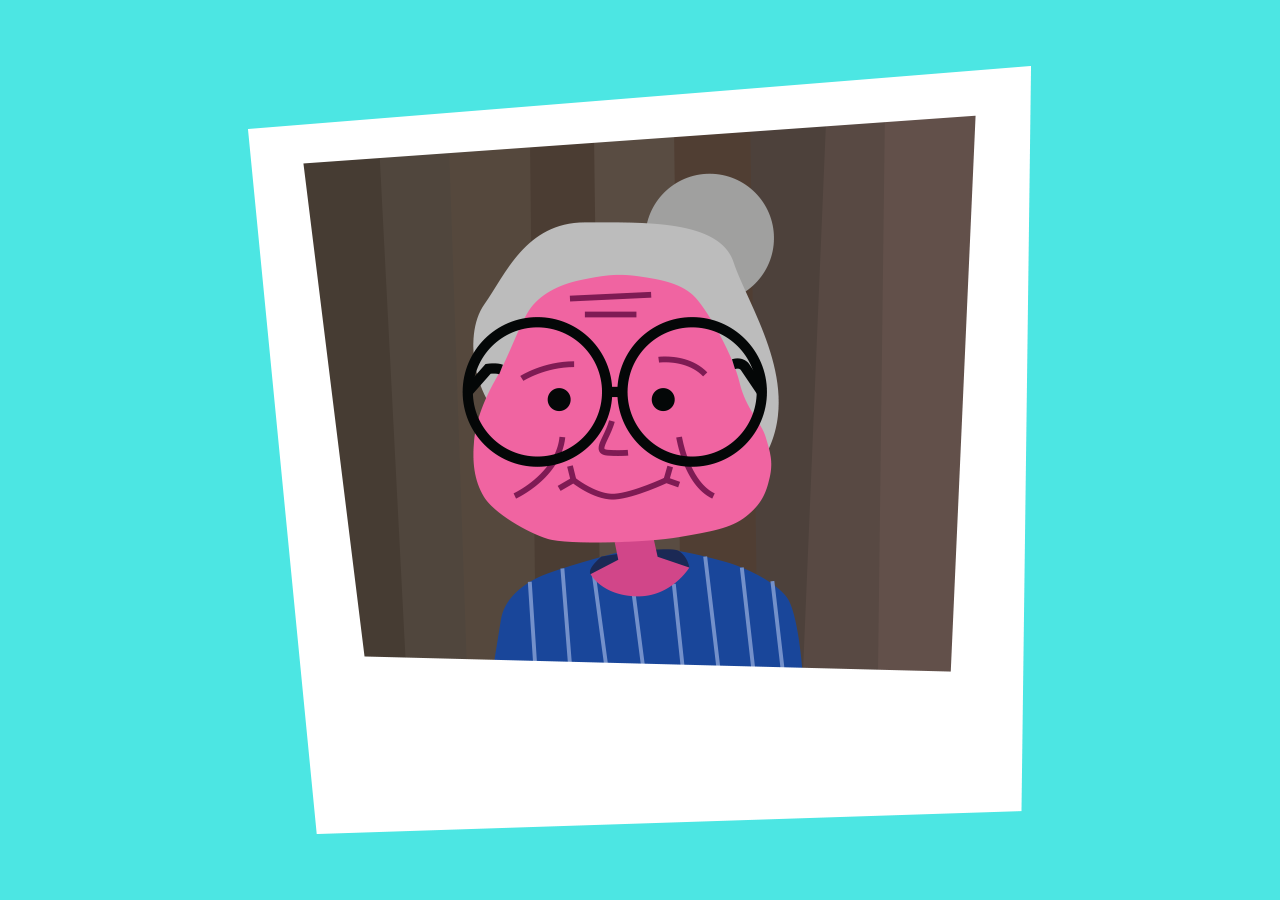
<file: proto/chapeu-vo/index.html>
<!DOCTYPE html>
<html lang="pt-BR">
<head>
    <meta charset="UTF-8">
    <title>Chamada - Vovózinha</title>
    <link rel="stylesheet" type="text/css" href="styles.css" />
</head>
<body>
    <div id="container" class="container"></div>
</body>
</html>
<script src="intentions.js"></script>
<script src="assistant.js"></script>
</file>
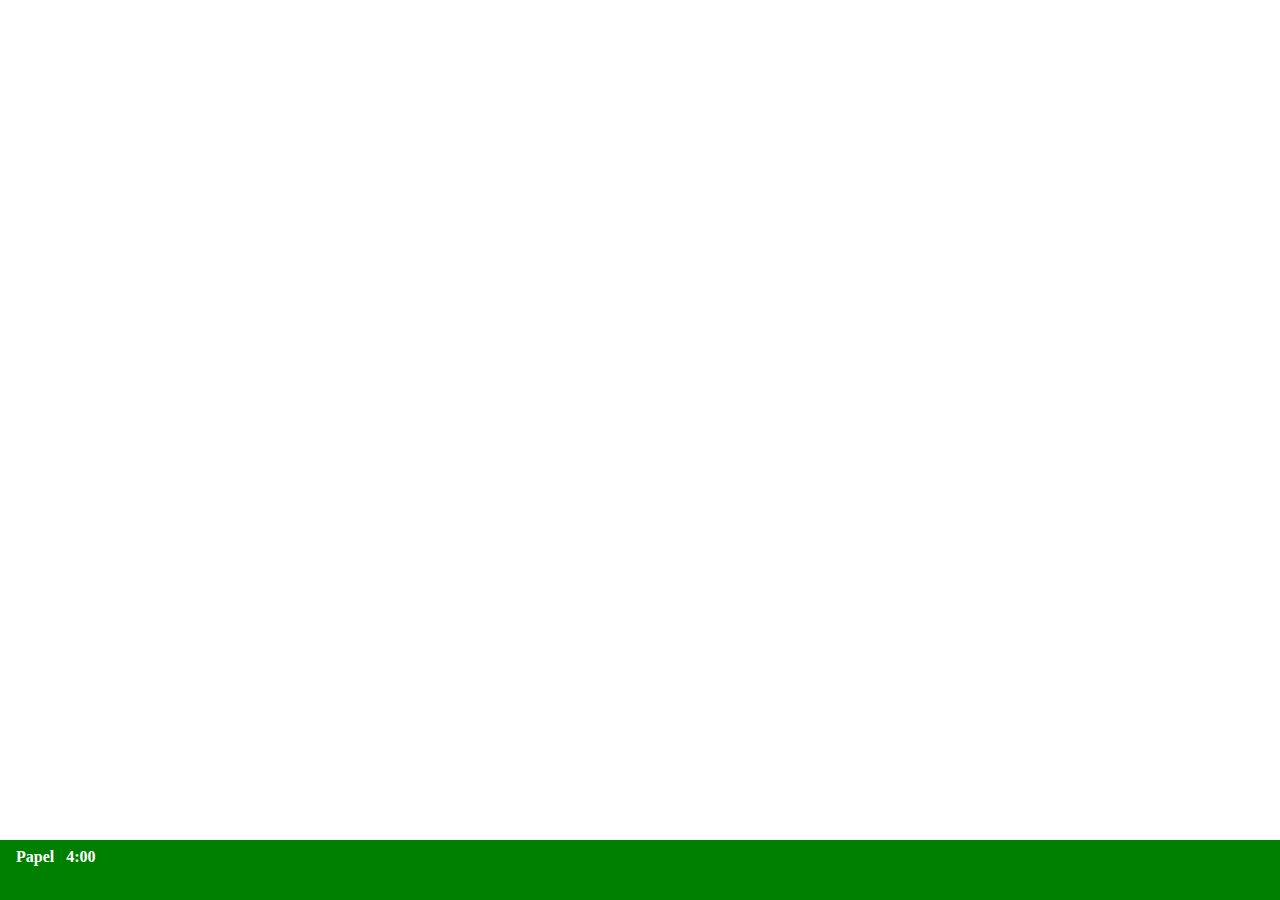
<file: proto/chapeu-zinho/index.html>
<html lang="pt-BR">
<head>
    <meta http-equiv="Content-Type" content="text/html; charset=utf-8">
    <title>Chapeuzinho</title>

    <!-- Makes your prototype chrome-less once bookmarked to your phone's home screen -->
    <meta name="apple-mobile-web-app-capable" content="yes">
    <meta name="mobile-web-app-capable" content="yes">
    <meta name="apple-mobile-web-app-status-bar-style" content="black">

    <script src="https://aframe.io/releases/0.7.1/aframe.min.js"></script>
    <script src="../../lib/aframe-ar.min.js"> </script>

    <script>
        AFRAME.registerComponent('registerevents', {
            init: function () {
                var marker = this.el;

                // Make the element emit events when found and when lost.
                marker.setAttribute('emitevents', 'true');

                marker.addEventListener('markerFound', function() {
                    var markerId = marker.id;
                    window.b = marker;
                    console.log('markerFound', markerId);
                });

                marker.addEventListener('markerLost', function() {
                    var markerId = marker.id;
                    console.log('markerLost', markerId);
                });
            }
        });
    </script>

    <link rel="stylesheet" type="text/css" href="styles.css" />
</head>

<body style='margin : 0px; overflow: hidden;'>
<a-scene embedded
         arjs='sourceType: webcam;
               detectionMode: mono_and_matrix;
               matrixCodeType: 4x4;
               maxDetectionRate: 10;
               debugUIEnabled: false;'
         antialias="true"
         vr-mode-ui="enabled: false"
         outline>

    <!-- Markers -->
    <a-marker type='barcode' value='3' registerevents id="phone"></a-marker>
    <a-marker type='barcode' value='14' registerevents id="game"></a-marker>
    <a-marker type='barcode' value='4' registerevents id="battery"></a-marker>
    <a-marker type='barcode' value='0' registerevents id="glasses"></a-marker>
    <a-marker type='barcode' value='20' registerevents id="dino"></a-marker>
    <a-marker type='barcode' value='19' registerevents id="racket"></a-marker>
    <a-marker type='barcode' value='17' registerevents id="drive"></a-marker>
    <a-marker type='barcode' value='18' registerevents id="tank"></a-marker>
    <a-marker type='barcode' value='16' registerevents id="yoyo"></a-marker>
    <a-marker type='barcode' value='15' registerevents id="necklace"></a-marker>
    <a-marker type='barcode' value='12' registerevents id="magazine"></a-marker>

    <!-- Camera -->
    <a-entity camera></a-entity>
</a-scene>

<div id="text-interaction" class="text-interaction"></div>

<div class="controls">
    <div class="battery-charge high"></div>
    <div class="role">
        <label id="role-name" class="role-text">Papel</label>
        <label id="role-time" class="role-text">4:00</label>
    </div>
</div>

</body>
<script src="src/game.js"></script>
<script src="src/strings.js"></script>
<script src="src/events.js"></script>
<script src="src/controls.js"></script>
<script>
    window.game = new Game.Controls();
    var events = new Game.Events(window.game);
    window.game.start();

    setInterval(function() {
        console.log(window.b.object3D.position.z);
    }, 1000);
</script>
</html>
</file>
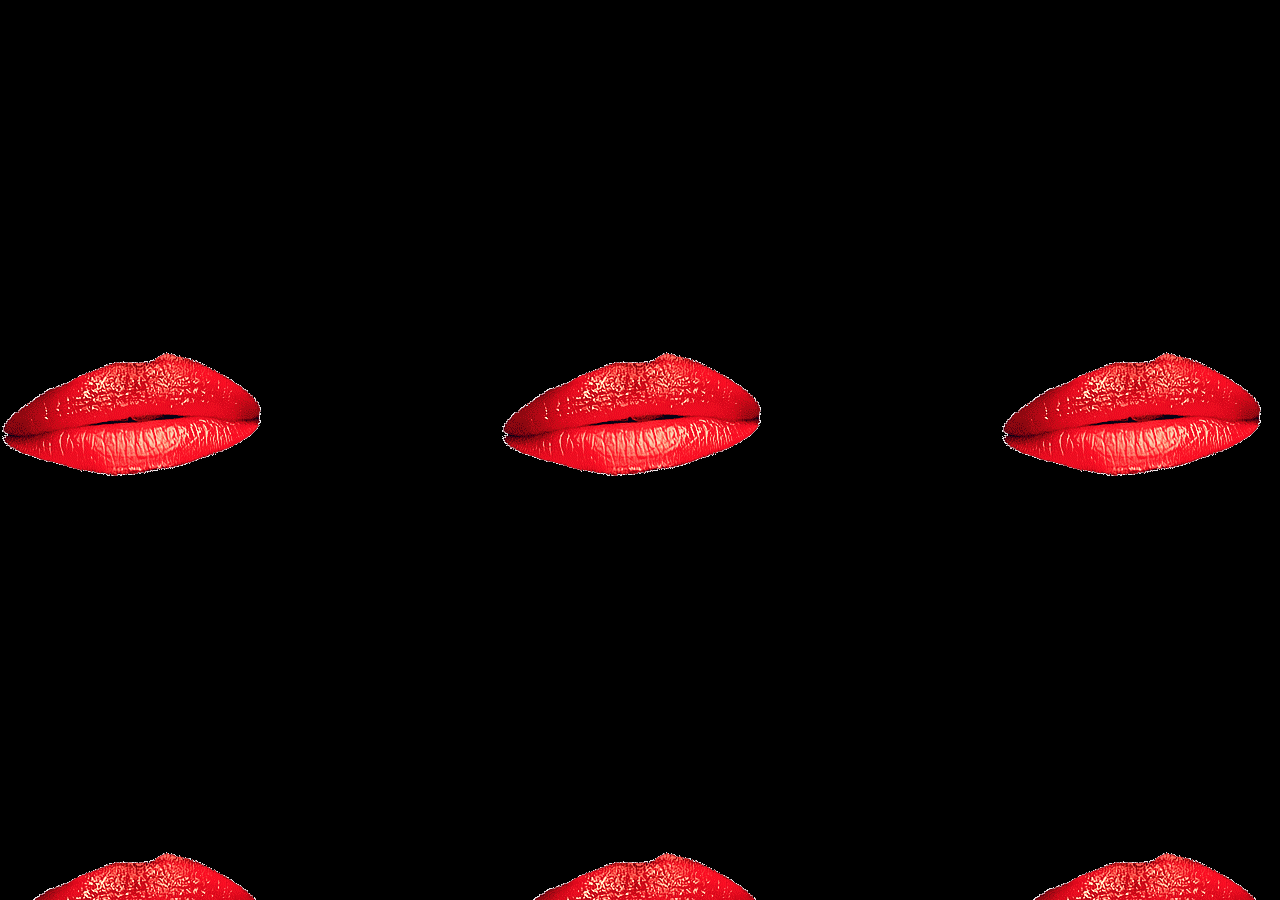
<file: proto/energias-2-pc/index.html>
<!DOCTYPE html>
<html lang="pt-BR">
<head>
    <meta charset="UTF-8">
    <title>Energias</title>
    <link rel="stylesheet" type="text/css" href="styles.css" />
</head>
<body>
    <div id="container" class="container"></div>
</body>
</html>
<script src="intentions.js"></script>
<script src="assistant.js"></script>
</file>
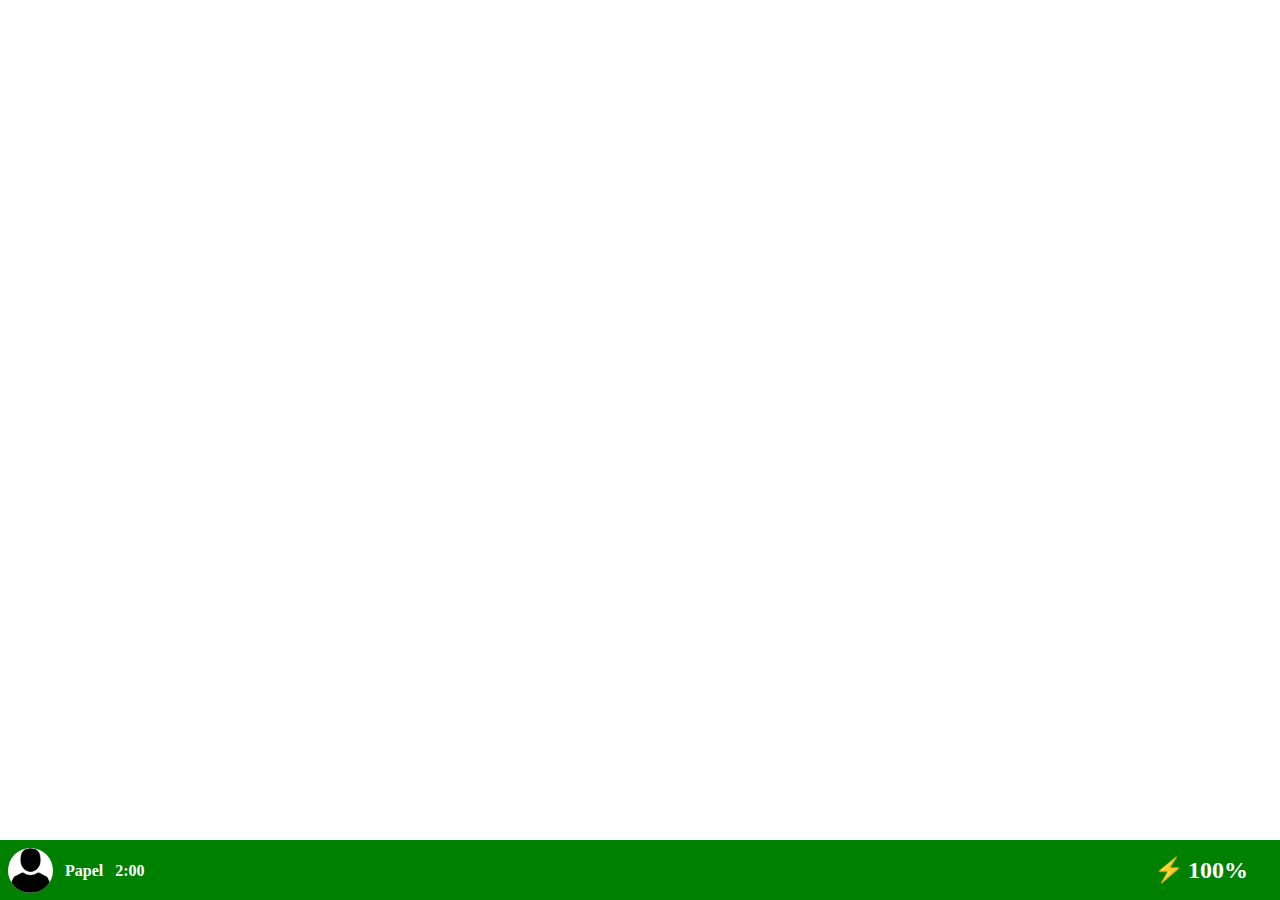
<file: proto/energias-2/index.html>
<html lang="pt-BR">
<head>
    <meta http-equiv="Content-Type" content="text/html; charset=utf-8">
    <title>Energias - v2</title>

    <!-- Makes your prototype chrome-less once bookmarked to your phone's home screen -->
    <meta name="apple-mobile-web-app-capable" content="yes">
    <meta name="mobile-web-app-capable" content="yes">
    <meta name="apple-mobile-web-app-status-bar-style" content="black">

    <script src="https://aframe.io/releases/0.7.1/aframe.min.js"></script>
    <script src="../../lib/aframe-ar.min.js"> </script>

    <script>
        AFRAME.registerComponent('registerevents', {
            init: function () {
                var marker = this.el;

                // Make the element emit events when found and when lost.
                marker.setAttribute('emitevents', 'true');

                marker.addEventListener('markerFound', function() {
                    var markerId = marker.id;
                    window.b = marker;
                    console.log('markerFound', markerId);
                });

                marker.addEventListener('markerLost', function() {
                    var markerId = marker.id;
                    console.log('markerLost', markerId);
                });
            }
        });
    </script>

    <link rel="stylesheet" type="text/css" href="styles.css" />
</head>

<body style='margin : 0px; overflow: hidden;'>
<a-scene embedded
         arjs='sourceType: webcam;
               detectionMode: mono_and_matrix;
               matrixCodeType: 4x4;
               maxDetectionRate: 10;
               debugUIEnabled: false;'
         antialias="true"
         vr-mode-ui="enabled: false"
         outline>

    <a-assets>
        <!-- https://sketchfab.com/models/800d08c54f484d078a50b0ed336bb8aa# -->
        <a-asset-item id="cd-model" src="../../models/cd/scene.gltf"></a-asset-item>

        <!--https://sketchfab.com/models/1e9485b86173477db6b7a8b78be49b65#-->
        <a-asset-item id="mirror-model" src="../../models/viking_mirror/scene.gltf"></a-asset-item>

        <!--https://sketchfab.com/models/38fe6bfec0664af3b7660b2d18cfaf94#-->
        <a-asset-item id="origami-model" src="../../models/origami/scene.gltf"></a-asset-item>

        <!--https://sketchfab.com/models/ab207b36aeb142eabafe53f1e15caf94#-->
        <a-asset-item id="paper-model" src="../../models/paper_text/scene.gltf"></a-asset-item>

        <!--https://sketchfab.com/models/4cab1d1dfcb54ab79230a0a8d44a087e#-->
        <a-asset-item id="battery-model" src="../../models/battery/scene.gltf"></a-asset-item>

        <!--https://sketchfab.com/models/cbd8cc04489d41b08c1416c3425cfaf5#-->
        <a-asset-item id="books-model" src="../../models/books/scene.gltf"></a-asset-item>

        <!--https://sketchfab.com/models/0b094e28e7cf4997b2fc7aec1df0d76f#-->
        <a-asset-item id="pc-model" src="../../models/pc/scene.gltf"></a-asset-item>

        <!--https://sketchfab.com/models/5f044054b64244f4922a5370e384a98a# -->
        <a-asset-item id="mj-model" src="../../models/michael_jackson/scene.gltf"></a-asset-item>

        <!-- https://sketchfab.com/models/8d3133d1d18c4f0fab3a226ecc2e69e1# -->
        <a-asset-item id="cross-model" src="../../models/cross/scene.gltf"></a-asset-item>

        <!-- https://sketchfab.com/models/22a8606de16345729947b7ec10c655d4# -->
        <a-asset-item id="crown-model" src="../../models/crown/scene.gltf"></a-asset-item>

        <!-- https://sketchfab.com/models/9af2757e8c884720a23e425805b138dd# -->
        <a-asset-item id="glasses-model" src="../../models/glasses/scene.gltf"></a-asset-item>

        <!-- https://sketchfab.com/models/674959decc084dc092b67fd3cb5193f3# -->
        <a-asset-item id="microphone-model" src="../../models/microphone/scene.gltf"></a-asset-item>

        <!-- https://sketchfab.com/models/fc826142a5544fa8a1f97589f4067de3# -->
        <a-asset-item id="globe-model" src="../../models/globe/scene.gltf"></a-asset-item>

        <!-- https://sketchfab.com/models/e1e932f4684a47afaea3a387b654c539# -->
        <a-asset-item id="pyramid-model" src="../../models/pyramid/scene.gltf"></a-asset-item>

        <a-asset-item id="pendrive-model" src="../../models/pendrive/scene.gltf"></a-asset-item>
    </a-assets>

    <!-- Markers -->
    <a-marker type='barcode' value='16' registerevents id="cd">
        <a-entity scale="1.5 1.5 1.5" gltf-model="#cd-model"></a-entity>
    </a-marker>

    <a-marker type='barcode' value='1' registerevents id="mirror">
        <a-entity scale="1 1 1" gltf-model="#mirror-model"></a-entity>
    </a-marker>

    <a-marker type='barcode' value='20' registerevents id="origami">
        <a-entity scale="1 1 1" gltf-model="#origami-model"></a-entity>
    </a-marker>

    <a-marker type='barcode' value='15' registerevents id="paper">
        <a-entity scale="8 8 8" gltf-model="#paper-model"></a-entity>
    </a-marker>

    <a-marker type='barcode' value='4' registerevents id="battery">
        <a-entity scale="0.1 0.1 0.1" gltf-model="#battery-model"></a-entity>
    </a-marker>

    <a-marker type='barcode' value='19' registerevents id="books">
        <a-entity scale="1 1 1" gltf-model="#books-model"></a-entity>
    </a-marker>

    <a-marker type='barcode' value='6' registerevents id="pc">
        <a-entity scale="1 1 1" gltf-model="#pc-model"></a-entity>
    </a-marker>

    <a-marker type='barcode' value='8' registerevents id="mj">
        <a-entity scale="0.01 0.01 0.01" gltf-model="#mj-model"></a-entity>
    </a-marker>

    <a-marker type='barcode' value='5' registerevents id="cross">
        <a-entity scale="0.3 0.3 0.3" gltf-model="#cross-model"></a-entity>
    </a-marker>

    <a-marker type='barcode' value='13' registerevents id="crown">
        <a-entity scale="1 1 1" gltf-model="#crown-model"></a-entity>
    </a-marker>

    <a-marker type='barcode' value='0' registerevents id="glasses">
        <a-entity scale="0.01 0.01 0.01" gltf-model="#glasses-model"></a-entity>
    </a-marker>

    <a-marker type='barcode' value='3' registerevents id="microphone">
        <a-entity scale="1 1 1" gltf-model="#microphone-model"></a-entity>
    </a-marker>

    <a-marker type='barcode' value='2' registerevents id="globe">
        <a-entity scale="0.1 0.1 0.1" gltf-model="#globe-model"></a-entity>
    </a-marker>

    <a-marker type='barcode' value='18' registerevents id="pyramid">
        <a-entity scale="0.2 0.2 0.2" gltf-model="#pyramid-model"></a-entity>
    </a-marker>

    <a-marker type='barcode' value='14' registerevents id="pendrive">
        <a-entity scale="0.4 0.4 0.4" gltf-model="#pendrive-model"></a-entity>
    </a-marker>

    <!-- Camera -->
    <a-entity camera></a-entity>
</a-scene>

<div id="text-interaction" class="text-interaction"></div>

<!--<div id="credits" class="credits">-->
    <!--<p>LCFV - protótipo 2, por Rafael Eiki</p>-->
    <!--<p>Ícones por OCHA, Freepik & Good Ware de www.flaticon.com</p>-->
    <!--<p>-->
        <!--Modelos 3D por: kathiastaff, darvon, JuanG3D, 3DP.D., zhixson,-->
        <!--symbols, Nick Havas, artministry.-->
    <!--</p>-->
<!--</div>-->

<div class="controls">
    <div class="battery-charge high"></div>
    <div class="role">
        <img id="role-pic" src="res/undefined.png" class="role-pic" />
        <label id="role-name" class="role-text">Papel</label>
        <label id="role-time" class="role-text">2:00</label>
    </div>
    <div class="battery-info">
        <span id="charging" class="battery-percent charging">⚡</span>
        <label id="battery-percent" class="battery-percent">100%</label>
    </div>
</div>

</body>
<script src="src/game.js"></script>
<script src="src/strings.js"></script>
<script src="src/events.js"></script>
<script src="src/controls.js"></script>
<script>
    window.game = new Game.Controls();
    var events = new Game.Events(window.game);
    window.game.start();

    // setInterval(function() {
    //     console.log(window.b.object3D.position);
    // }, 1000);
</script>
</html>
</file>
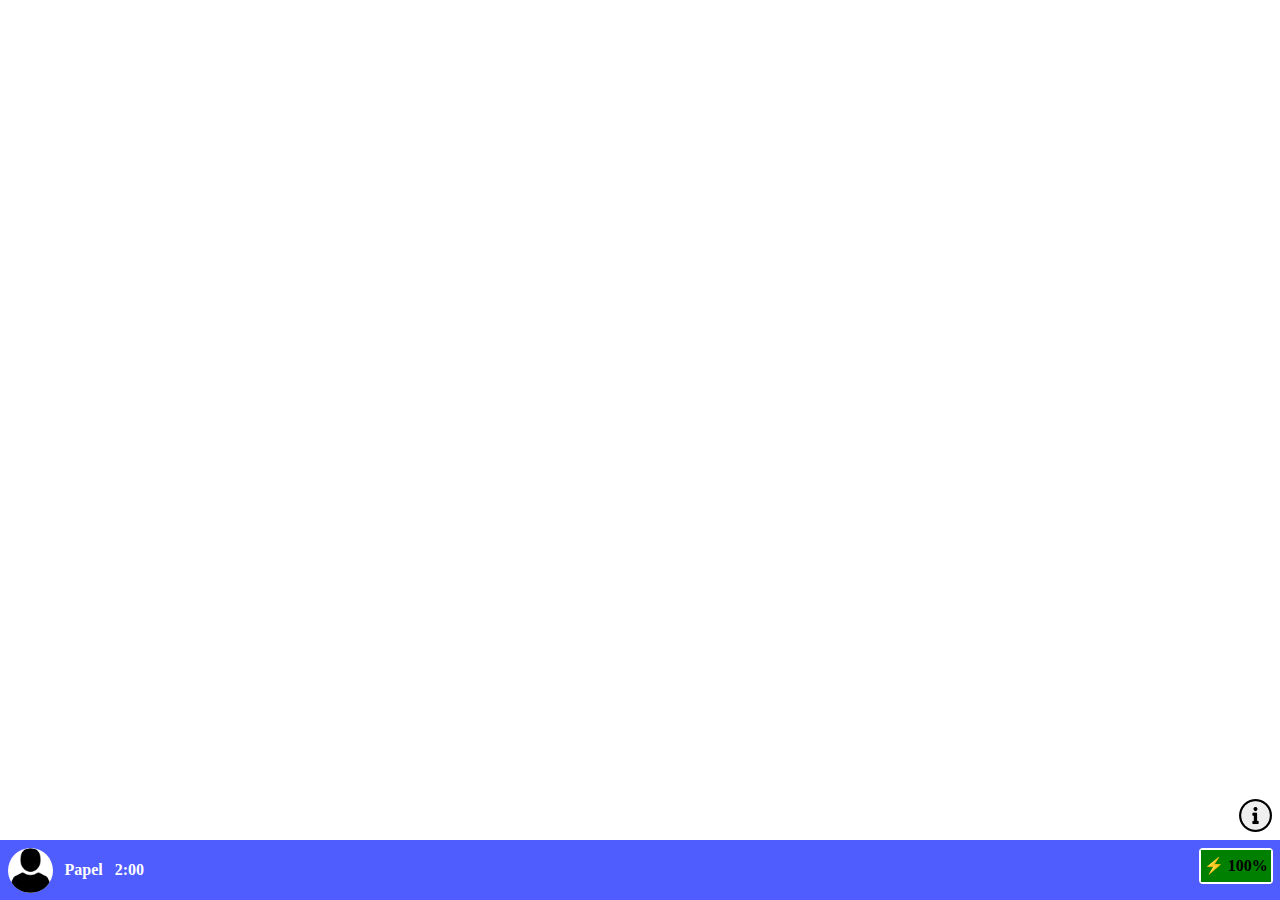
<file: proto/energias/index.html>
<html lang="pt">
<head>
    <meta http-equiv="Content-Type" content="text/html; charset=utf-8">
    <title>Energias</title>

    <!-- Makes your prototype chrome-less once bookmarked to your phone's home screen -->
    <meta name="apple-mobile-web-app-capable" content="yes">
    <meta name="mobile-web-app-capable" content="yes">
    <meta name="apple-mobile-web-app-status-bar-style" content="black">

    <script src="https://aframe.io/releases/0.7.1/aframe.min.js"></script>
    <script src="../../lib/aframe-ar.min.js"> </script>

    <script>
        AFRAME.registerComponent('registerevents', {
            init: function () {
                var marker = this.el;

                // Make the element emit events when found and when lost.
                marker.setAttribute('emitevents', 'true');

                marker.addEventListener('markerFound', function() {
                    var markerId = marker.id;
                    console.log('markerFound', markerId);
                });

                marker.addEventListener('markerLost', function() {
                    var markerId = marker.id;
                    console.log('markerLost', markerId);
                });
            }
        });
    </script>

    <link rel="stylesheet" type="text/css" href="styles.css" />
</head>

<body style='margin : 0px; overflow: hidden;'>
<a-scene embedded
         arjs='sourceType: webcam;
               detectionMode: mono_and_matrix;
               matrixCodeType: 4x4;
               maxDetectionRate: 10;
               debugUIEnabled: false;'
         antialias="true"
         vr-mode-ui="enabled: false"
         outline>

    <a-assets>
        <!-- https://sketchfab.com/models/800d08c54f484d078a50b0ed336bb8aa# -->
        <a-asset-item id="cd-model" src="../../models/cd/scene.gltf"></a-asset-item>

        <!--https://sketchfab.com/models/1e9485b86173477db6b7a8b78be49b65#-->
        <a-asset-item id="mirror-model" src="../../models/viking_mirror/scene.gltf"></a-asset-item>

        <!--https://sketchfab.com/models/38fe6bfec0664af3b7660b2d18cfaf94#-->
        <a-asset-item id="origami-model" src="../../models/origami/scene.gltf"></a-asset-item>

        <!--https://sketchfab.com/models/ab207b36aeb142eabafe53f1e15caf94#-->
        <a-asset-item id="paper-model" src="../../models/paper_text/scene.gltf"></a-asset-item>

        <!--https://sketchfab.com/models/4cab1d1dfcb54ab79230a0a8d44a087e#-->
        <a-asset-item id="battery-model" src="../../models/battery/scene.gltf"></a-asset-item>

        <!--https://sketchfab.com/models/cbd8cc04489d41b08c1416c3425cfaf5#-->
        <a-asset-item id="books-model" src="../../models/books/scene.gltf"></a-asset-item>

        <!--https://sketchfab.com/models/0b094e28e7cf4997b2fc7aec1df0d76f#-->
        <a-asset-item id="pc-model" src="../../models/pc/scene.gltf"></a-asset-item>

        <!--https://sketchfab.com/models/5f044054b64244f4922a5370e384a98a# -->
        <a-asset-item id="mj-model" src="../../models/michael_jackson/scene.gltf"></a-asset-item>

        <!-- https://sketchfab.com/models/8d3133d1d18c4f0fab3a226ecc2e69e1# -->
        <a-asset-item id="cross-model" src="../../models/cross/scene.gltf"></a-asset-item>

        <!-- https://sketchfab.com/models/22a8606de16345729947b7ec10c655d4# -->
        <a-asset-item id="crown-model" src="../../models/crown/scene.gltf"></a-asset-item>

        <!-- https://sketchfab.com/models/9af2757e8c884720a23e425805b138dd# -->
        <a-asset-item id="glasses-model" src="../../models/glasses/scene.gltf"></a-asset-item>

        <!-- https://sketchfab.com/models/674959decc084dc092b67fd3cb5193f3# -->
        <a-asset-item id="microphone-model" src="../../models/microphone/scene.gltf"></a-asset-item>

        <!-- https://sketchfab.com/models/fc826142a5544fa8a1f97589f4067de3# -->
        <a-asset-item id="globe-model" src="../../models/globe/scene.gltf"></a-asset-item>

        <!-- https://sketchfab.com/models/e1e932f4684a47afaea3a387b654c539# -->
        <a-asset-item id="pyramid-model" src="../../models/pyramid/scene.gltf"></a-asset-item>

        <a-asset-item id="pendrive-model" src="../../models/pendrive/scene.gltf"></a-asset-item>
    </a-assets>

    <!-- Markers -->
    <a-marker type='barcode' value='16' registerevents id="cd">
        <a-entity scale="1.5 1.5 1.5" gltf-model="#cd-model"></a-entity>
    </a-marker>

    <a-marker type='barcode' value='1' registerevents id="mirror">
        <a-entity scale="1 1 1" gltf-model="#mirror-model"></a-entity>
    </a-marker>

    <a-marker type='barcode' value='20' registerevents id="origami">
        <a-entity scale="1 1 1" gltf-model="#origami-model"></a-entity>
    </a-marker>

    <a-marker type='barcode' value='15' registerevents id="paper">
        <a-entity scale="8 8 8" gltf-model="#paper-model"></a-entity>
    </a-marker>

    <a-marker type='barcode' value='4' registerevents id="battery">
        <a-entity scale="0.1 0.1 0.1" gltf-model="#battery-model"></a-entity>
    </a-marker>

    <a-marker type='barcode' value='19' registerevents id="books">
        <a-entity scale="1 1 1" gltf-model="#books-model"></a-entity>
    </a-marker>

    <a-marker type='barcode' value='6' registerevents id="pc">
        <a-entity scale="1 1 1" gltf-model="#pc-model"></a-entity>
    </a-marker>

    <a-marker type='barcode' value='8' registerevents id="mj">
        <a-entity scale="0.01 0.01 0.01" gltf-model="#mj-model"></a-entity>
    </a-marker>

    <a-marker type='barcode' value='5' registerevents id="cross">
        <a-entity scale="0.3 0.3 0.3" gltf-model="#cross-model"></a-entity>
    </a-marker>

    <a-marker type='barcode' value='13' registerevents id="crown">
        <a-entity scale="1 1 1" gltf-model="#crown-model"></a-entity>
    </a-marker>

    <a-marker type='barcode' value='0' registerevents id="glasses">
        <a-entity scale="0.01 0.01 0.01" gltf-model="#glasses-model"></a-entity>
    </a-marker>

    <a-marker type='barcode' value='3' registerevents id="microphone">
        <a-entity scale="1 1 1" gltf-model="#microphone-model"></a-entity>
    </a-marker>

    <a-marker type='barcode' value='2' registerevents id="globe">
        <a-entity scale="0.1 0.1 0.1" gltf-model="#globe-model"></a-entity>
    </a-marker>

    <a-marker type='barcode' value='18' registerevents id="pyramid">
        <a-entity scale="0.2 0.2 0.2" gltf-model="#pyramid-model"></a-entity>
    </a-marker>

    <a-marker type='barcode' value='14' registerevents id="pendrive">
        <a-entity scale="0.4 0.4 0.4" gltf-model="#pendrive-model"></a-entity>
    </a-marker>

    <!-- Camera -->
    <a-entity camera></a-entity>
</a-scene>

<div id="text-interaction" class="text-interaction"></div>

<div id="credits" class="credits">
    <p>LCFV - protótipo 1, por Rafael Eiki</p>
    <p>Ícones por OCHA, Freepik & Good Ware de www.flaticon.com</p>
    <p>
        Modelos 3D por: kathiastaff, darvon, JuanG3D, 3DP.D., zhixson,
        symbols, Nick Havas, artministry.
    </p>
</div>

<div class="top-controls">
    <button type="button" class="info-btn" id="credits-trigger">
        <img src="res/information.png">
    </button>
</div>

<div class="controls">
    <div class="role">
        <img id="role-pic" src="res/undefined.png" class="role-pic" />
        <label id="role-name" class="role-text">Papel</label>
        <label id="role-time" class="role-text">2:00</label>
    </div>

    <div class="battery">
        <div id="battery-charge" class="battery-charge">
        </div>
        <div class="battery-info">
            <span id="charging" class="battery-percent charging">⚡</span>
            <label id="battery-percent" class="battery-percent">100%</label>
        </div>
    </div>
</div>

</body>
<script src="src/game.js"></script>
<script src="src/strings.js"></script>
<script src="src/events.js"></script>
<script src="src/controls.js"></script>
<script>
    var game = new Game.Controls();
    var events = new Game.Events(game);
    game.start();

    var showingCredits = false;
    var credits = document.getElementById('credits');
    document.getElementById('credits-trigger').addEventListener('click', function (ev) {
        showingCredits = !showingCredits;
        credits.style.display = showingCredits ? 'block' : 'none';
    });
</script>
</html>
</file>
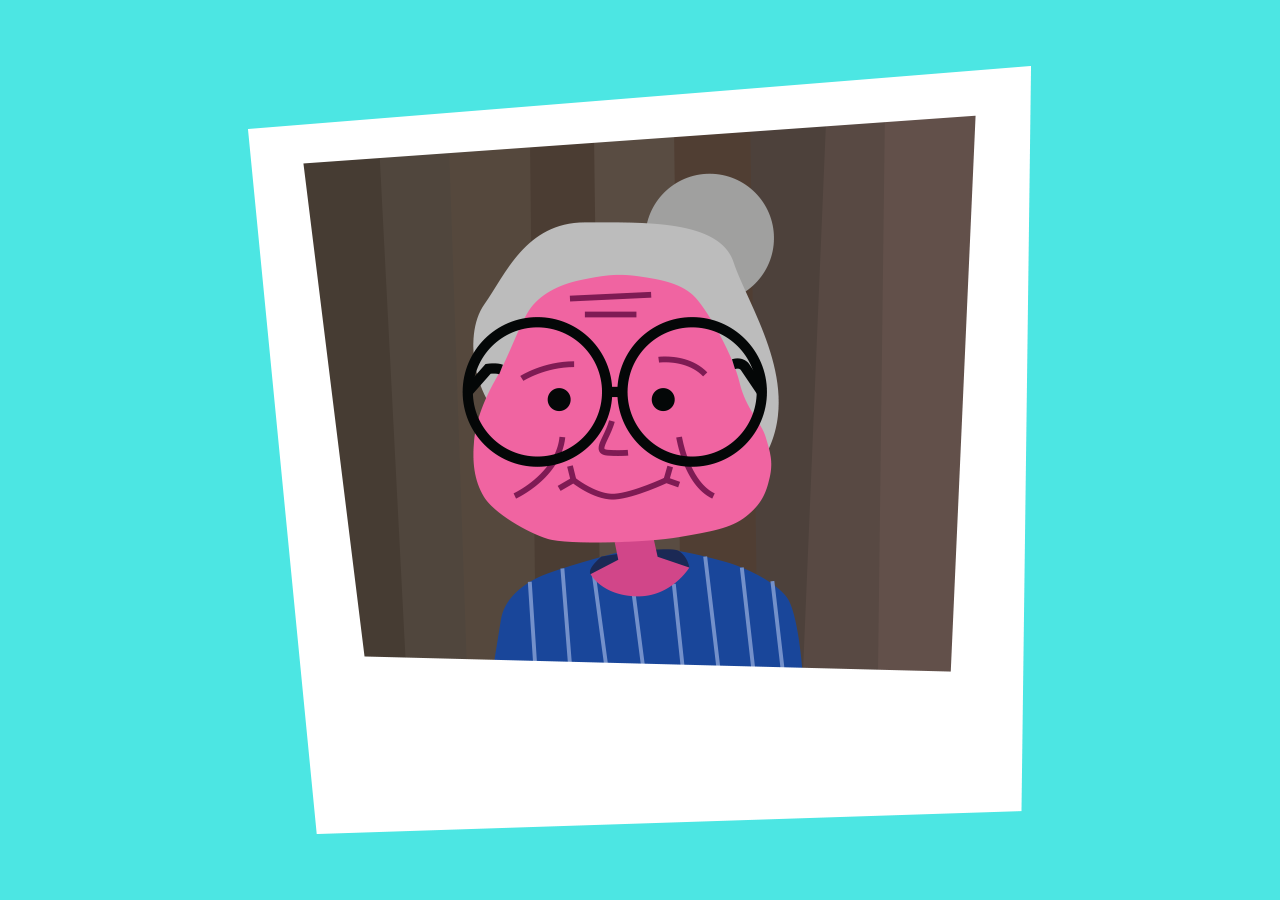
<file: proto/chapeu-familia/chapeu-vo/index.html>
<!DOCTYPE html>
<html lang="pt-BR">
<head>
    <meta charset="UTF-8">
    <title>Família - Vovózinha</title>
    <link rel="stylesheet" type="text/css" href="styles.css" />
</head>
<body>
    <div id="container" class="container"></div>
</body>
</html>
<script src="intentions.js"></script>
<script src="assistant.js"></script>
</file>
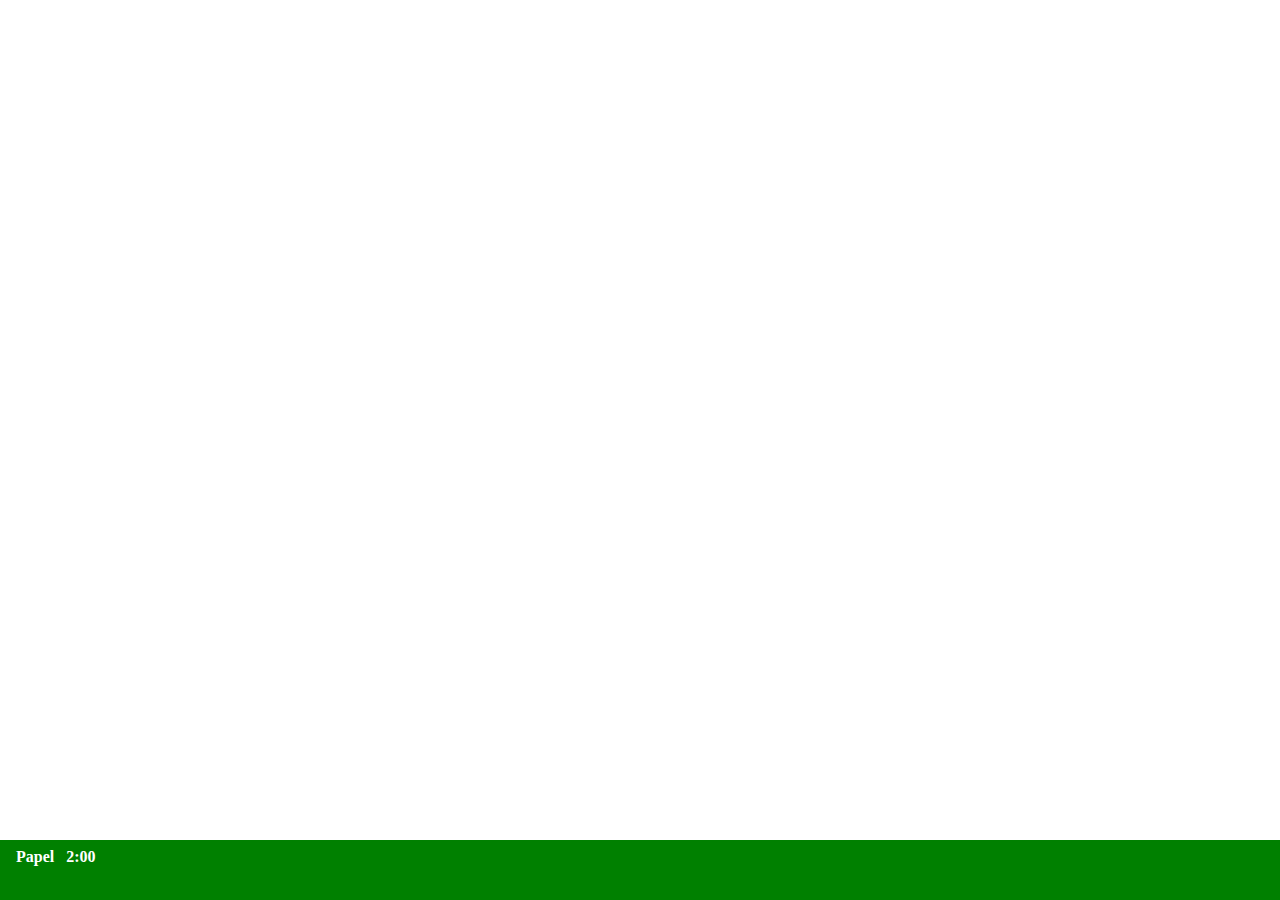
<file: proto/chapeu-familia/chapeu-zinho/index.html>
<html lang="pt-BR">
<head>
    <meta http-equiv="Content-Type" content="text/html; charset=utf-8">
    <title>Família Chapeuzinho</title>

    <!-- Makes your prototype chrome-less once bookmarked to your phone's home screen -->
    <meta name="apple-mobile-web-app-capable" content="yes">
    <meta name="mobile-web-app-capable" content="yes">
    <meta name="apple-mobile-web-app-status-bar-style" content="black">

    <script src="https://aframe.io/releases/0.7.1/aframe.min.js"></script>
    <script src="../../../lib/aframe-ar.min.js"> </script>

    <script>
        AFRAME.registerComponent('registerevents', {
            init: function () {
                var marker = this.el;

                // Make the element emit events when found and when lost.
                marker.setAttribute('emitevents', 'true');

                marker.addEventListener('markerFound', function() {
                    var markerId = marker.id;
                    window.b = marker;
                    console.log('markerFound', markerId);
                });

                marker.addEventListener('markerLost', function() {
                    var markerId = marker.id;
                    console.log('markerLost', markerId);
                });
            }
        });
    </script>

    <link rel="stylesheet" type="text/css" href="styles.css" />
</head>

<body style='margin : 0px; overflow: hidden;'>
<a-scene embedded
         arjs='sourceType: webcam;
               detectionMode: mono_and_matrix;
               matrixCodeType: 4x4;
               maxDetectionRate: 10;
               debugUIEnabled: false;'
         antialias="true"
         vr-mode-ui="enabled: false"
         outline>

    <!-- Markers -->
    <a-marker type='barcode' value='3' registerevents id="phone"></a-marker>
    <a-marker type='barcode' value='14' registerevents id="game"></a-marker>
    <a-marker type='barcode' value='4' registerevents id="battery"></a-marker>
    <a-marker type='barcode' value='0' registerevents id="glasses"></a-marker>
    <a-marker type='barcode' value='20' registerevents id="dino"></a-marker>
    <a-marker type='barcode' value='19' registerevents id="racket"></a-marker>
    <a-marker type='barcode' value='17' registerevents id="drive"></a-marker>
    <a-marker type='barcode' value='18' registerevents id="tank"></a-marker>
    <a-marker type='barcode' value='16' registerevents id="yoyo"></a-marker>
    <a-marker type='barcode' value='15' registerevents id="necklace"></a-marker>
    <a-marker type='barcode' value='12' registerevents id="magazine"></a-marker>
    <a-marker type='barcode' value='1' registerevents id="eye"></a-marker>

    
    <!-- Camera -->
    <a-entity camera></a-entity>
</a-scene>

<div id="text-interaction" class="text-interaction"></div>

<div class="controls">
    <div class="battery-charge high"></div>
    <div class="role">
        <label id="role-name" class="role-text">Papel</label>
        <label id="role-time" class="role-text">2:00</label>
    </div>
</div>

</body>
<script src="src/game.js"></script>
<script src="src/strings.js"></script>
<script src="src/events.js"></script>
<script src="src/controls.js"></script>
<script>
    window.game = new Game.Controls();
    var events = new Game.Events(window.game);
    window.game.start();

    setInterval(function() {
        console.log(window.b.object3D.position.z);
    }, 1000);
</script>
</html>
</file>
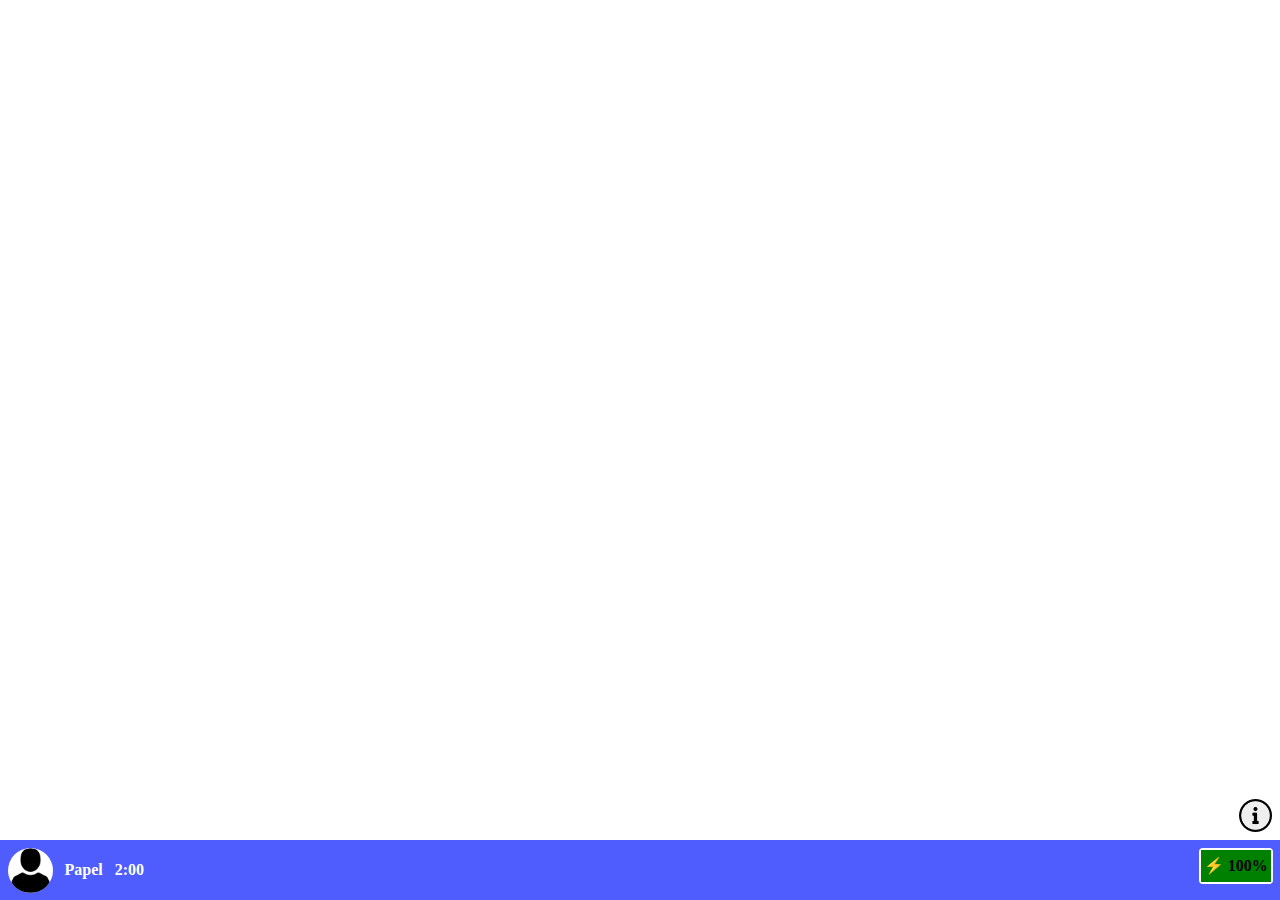
<file: teste.html>
<html lang="pt">
<head>
    <meta http-equiv="Content-Type" content="text/html; charset=utf-8">
    <title>Energias</title>

    <!-- Makes your prototype chrome-less once bookmarked to your phone's home screen -->
    <meta name="apple-mobile-web-app-capable" content="yes">
    <meta name="mobile-web-app-capable" content="yes">
    <meta name="apple-mobile-web-app-status-bar-style" content="black">

    <script src="https://aframe.io/releases/0.7.1/aframe.min.js"></script>
    <script src="lib/aframe-ar.min.js"> </script>

    <script>
        AFRAME.registerComponent('registerevents', {
            init: function () {
                var marker = this.el;

                // Make the element emit events when found and when lost.
                marker.setAttribute('emitevents', 'true');

                marker.addEventListener('markerFound', function() {
                    var markerId = marker.id;
                    console.log('markerFound', markerId);
                });

                marker.addEventListener('markerLost', function() {
                    var markerId = marker.id;
                    console.log('markerLost', markerId);
                });
            }
        });
    </script>

    <link rel="stylesheet" type="text/css" href="styles.css" />
</head>

<body style='margin : 0px; overflow: hidden;'>
<a-scene embedded
         arjs='sourceType: webcam;
               detectionMode: mono_and_matrix;
               matrixCodeType: 4x4;
               maxDetectionRate: 10;
               debugUIEnabled: false;'
         antialias="true"
         vr-mode-ui="enabled: false"
         outline>

    <a-assets>
        <!-- https://sketchfab.com/models/800d08c54f484d078a50b0ed336bb8aa# -->
        <a-asset-item id="cd-model" src="models/cd/scene.gltf"></a-asset-item>

        <!--https://sketchfab.com/models/1e9485b86173477db6b7a8b78be49b65#-->
        <a-asset-item id="mirror-model" src="models/viking_mirror/scene.gltf"></a-asset-item>

        <!--https://sketchfab.com/models/38fe6bfec0664af3b7660b2d18cfaf94#-->
        <a-asset-item id="origami-model" src="models/origami/scene.gltf"></a-asset-item>

        <!--https://sketchfab.com/models/ab207b36aeb142eabafe53f1e15caf94#-->
        <a-asset-item id="paper-model" src="models/paper_text/scene.gltf"></a-asset-item>

        <!--https://sketchfab.com/models/4cab1d1dfcb54ab79230a0a8d44a087e#-->
        <a-asset-item id="battery-model" src="models/battery/scene.gltf"></a-asset-item>

        <!--https://sketchfab.com/models/cbd8cc04489d41b08c1416c3425cfaf5#-->
        <a-asset-item id="books-model" src="models/books/scene.gltf"></a-asset-item>

        <!--https://sketchfab.com/models/0b094e28e7cf4997b2fc7aec1df0d76f#-->
        <a-asset-item id="pc-model" src="models/pc/scene.gltf"></a-asset-item>

        <!--https://sketchfab.com/models/5f044054b64244f4922a5370e384a98a# -->
        <a-asset-item id="mj-model" src="models/michael_jackson/scene.gltf"></a-asset-item>

        <!-- https://sketchfab.com/models/8d3133d1d18c4f0fab3a226ecc2e69e1# -->
        <a-asset-item id="cross-model" src="models/cross/scene.gltf"></a-asset-item>

        <!-- https://sketchfab.com/models/22a8606de16345729947b7ec10c655d4# -->
        <a-asset-item id="crown-model" src="models/crown/scene.gltf"></a-asset-item>

        <!-- https://sketchfab.com/models/9af2757e8c884720a23e425805b138dd# -->
        <a-asset-item id="glasses-model" src="models/glasses/scene.gltf"></a-asset-item>

        <!-- https://sketchfab.com/models/674959decc084dc092b67fd3cb5193f3# -->
        <a-asset-item id="microphone-model" src="models/microphone/scene.gltf"></a-asset-item>

        <!-- https://sketchfab.com/models/fc826142a5544fa8a1f97589f4067de3# -->
        <a-asset-item id="globe-model" src="models/globe/scene.gltf"></a-asset-item>

        <!-- https://sketchfab.com/models/e1e932f4684a47afaea3a387b654c539# -->
        <a-asset-item id="pyramid-model" src="models/pyramid/scene.gltf"></a-asset-item>

        <a-asset-item id="pendrive-model" src="models/pendrive/scene.gltf"></a-asset-item>
    </a-assets>

    <!-- Markers -->
    <a-marker type='barcode' value='16' registerevents id="cd">
        <a-entity scale="1.5 1.5 1.5" gltf-model="#cd-model"></a-entity>
    </a-marker>

    <a-marker type='barcode' value='1' registerevents id="mirror">
        <a-entity scale="1 1 1" gltf-model="#mirror-model"></a-entity>
    </a-marker>

    <a-marker type='barcode' value='20' registerevents id="origami">
        <a-entity scale="1 1 1" gltf-model="#origami-model"></a-entity>
    </a-marker>

    <a-marker type='barcode' value='15' registerevents id="paper">
        <a-entity scale="8 8 8" gltf-model="#paper-model"></a-entity>
    </a-marker>

    <a-marker type='barcode' value='4' registerevents id="battery">
        <a-entity scale="0.1 0.1 0.1" gltf-model="#battery-model"></a-entity>
    </a-marker>

    <a-marker type='barcode' value='19' registerevents id="books">
        <a-entity scale="1 1 1" gltf-model="#books-model"></a-entity>
    </a-marker>

    <a-marker type='barcode' value='6' registerevents id="pc">
        <a-entity scale="1 1 1" gltf-model="#pc-model"></a-entity>
    </a-marker>

    <a-marker type='barcode' value='8' registerevents id="mj">
        <a-entity scale="0.01 0.01 0.01" gltf-model="#mj-model"></a-entity>
    </a-marker>

    <a-marker type='barcode' value='5' registerevents id="cross">
        <a-entity scale="0.3 0.3 0.3" gltf-model="#cross-model"></a-entity>
    </a-marker>

    <a-marker type='barcode' value='13' registerevents id="crown">
        <a-entity scale="1 1 1" gltf-model="#crown-model"></a-entity>
    </a-marker>

    <a-marker type='barcode' value='0' registerevents id="glasses">
        <a-entity scale="0.01 0.01 0.01" gltf-model="#glasses-model"></a-entity>
    </a-marker>

    <a-marker type='barcode' value='3' registerevents id="microphone">
        <a-entity scale="1 1 1" gltf-model="#microphone-model"></a-entity>
    </a-marker>

    <a-marker type='barcode' value='2' registerevents id="globe">
        <a-entity scale="0.1 0.1 0.1" gltf-model="#globe-model"></a-entity>
    </a-marker>

    <a-marker type='barcode' value='18' registerevents id="pyramid">
        <a-entity scale="0.2 0.2 0.2" gltf-model="#pyramid-model"></a-entity>
    </a-marker>

    <a-marker type='barcode' value='14' registerevents id="pendrive">
        <a-entity scale="0.4 0.4 0.4" gltf-model="#pendrive-model"></a-entity>
    </a-marker>

    <!-- Camera -->
    <a-entity camera></a-entity>
</a-scene>

<div id="text-interaction" class="text-interaction"></div>

<div id="credits" class="credits">
    <p>LCFV - protótipo 1, por Rafael Eiki</p>
    <p>Ícones por OCHA, Freepik & Good Ware de www.flaticon.com</p>
    <p>
        Modelos 3D por: kathiastaff, darvon, JuanG3D, 3DP.D., zhixson,
        symbols, Nick Havas, artministry.
    </p>
</div>

<div class="top-controls">
    <button type="button" class="info-btn" id="credits-trigger">
        <img src="res/information.png">
    </button>
</div>

<div class="controls">
    <div class="role">
        <img id="role-pic" src="res/undefined.png" class="role-pic" />
        <label id="role-name" class="role-text">Papel</label>
        <label id="role-time" class="role-text">2:00</label>
    </div>

    <div class="battery">
        <div id="battery-charge" class="battery-charge">
        </div>
        <div class="battery-info">
            <span id="charging" class="battery-percent charging">⚡</span>
            <label id="battery-percent" class="battery-percent">100%</label>
        </div>
    </div>
</div>

</body>
<script src="src/game.js"></script>
<script src="src/strings.js"></script>
<script src="src/events.js"></script>
<script src="src/controls.js"></script>
<script>
    var game = new Game.Controls();
    var events = new Game.Events(game);
    game.start();

    var showingCredits = false;
    var credits = document.getElementById('credits');
    document.getElementById('credits-trigger').addEventListener('click', function (ev) {
        showingCredits = !showingCredits;
        credits.style.display = showingCredits ? 'block' : 'none';
    });
</script>
</html>
</file>
<file: proto/chapeu-vo/styles.css>
body {
    position: absolute;
    width: 100%;
    height: 100%;
    display: block;
    margin: 0;
    overflow: hidden;
}

.container {
    background: #4ce6e3 url('vo.png');
    background-repeat: no-repeat;
    background-position: center;
    width: 100%;
    height: 100%;
}

.container.speaking {
    background-image: url('vo_falando.gif');
}

.word {
    color: red;
    font-size: 1.5em;
    position: absolute;
    transform: translateX(100%);
    width: 100%;
    top: 50px;
    animation: moveWord 10s linear;
}

.word.level-1 {
    font-size: 8em;
    font-weight: bold;
}

.word.level-2 {
    font-size: 4em;
}

@keyframes moveWord {
    0% { transform: translateX(100%) }
    100% { transform: translateX(-100%) }
}

@-webkit-keyframes moveWord {
    0% { transform: translateX(100%) }
    100% { transform: translateX(-100%) }
}
</file>
<file: proto/energias-2-pc/styles.css>
body {
    position: absolute;
    width: 100%;
    height: 100%;
    display: block;
    margin: 0;
    overflow: hidden;
}

.container {
    background: #000 url('closed_mouth.gif');
    background-position: center;
    width: 100%;
    height: 100%;
}

.container.speaking {
    background-image: url('mouth.gif');
}

.word {
    color: red;
    font-size: 1.5em;
    position: absolute;
    transform: translateX(100%);
    width: 100%;
    top: 50px;
    animation: moveWord 10s linear;
}

.word.level-1 {
    font-size: 8em;
    font-weight: bold;
}

.word.level-2 {
    font-size: 4em;
}

@keyframes moveWord {
    0% { transform: translateX(100%) }
    100% { transform: translateX(-100%) }
}

@-webkit-keyframes moveWord {
    0% { transform: translateX(100%) }
    100% { transform: translateX(-100%) }
}
</file>
<file: proto/chapeu-familia/chapeu-vo/styles.css>
body {
    position: absolute;
    width: 100%;
    height: 100%;
    display: block;
    margin: 0;
    overflow: hidden;
}

.container {
    background: #4ce6e3 url('vo.png');
    background-repeat: no-repeat;
    background-position: center;
    width: 100%;
    height: 100%;
}

.container.speaking {
    background-image: url('vo_falando.gif');
}

.word {
    color: red;
    font-size: 1.5em;
    position: absolute;
    transform: translateX(100%);
    width: 100%;
    top: 50px;
    animation: moveWord 10s linear;
}

.word.level-1 {
    font-size: 8em;
    font-weight: bold;
}

.word.level-2 {
    font-size: 4em;
}

@keyframes moveWord {
    0% { transform: translateX(100%) }
    100% { transform: translateX(-100%) }
}

@-webkit-keyframes moveWord {
    0% { transform: translateX(100%) }
    100% { transform: translateX(-100%) }
}
</file>
<file: proto/chapeu-zinho/styles.css>
/* CSS Reset */
/* http://meyerweb.com/eric/tools/css/reset/
   v2.0 | 20110126
   License: none (public domain)
*/

html, body, div, span, applet, object, iframe,
h1, h2, h3, h4, h5, h6, p, blockquote, pre,
a, abbr, acronym, address, big, cite, code,
del, dfn, em, img, ins, kbd, q, s, samp,
small, strike, strong, sub, sup, tt, var,
b, u, i, center,
dl, dt, dd, ol, ul, li,
fieldset, form, label, legend,
table, caption, tbody, tfoot, thead, tr, th, td,
article, aside, canvas, details, embed,
figure, figcaption, footer, header, hgroup,
menu, nav, output, ruby, section, summary,
time, mark, audio, video {
    margin: 0;
    padding: 0;
    border: 0;
    font-size: 100%;
    font: inherit;
    vertical-align: baseline;
}
/* HTML5 display-role reset for older browsers */
article, aside, details, figcaption, figure,
footer, header, hgroup, menu, nav, section {
    display: block;
}
body {
    line-height: 1;
}
ol, ul {
    list-style: none;
}
blockquote, q {
    quotes: none;
}
blockquote:before, blockquote:after,
q:before, q:after {
    content: '';
    content: none;
}
table {
    border-collapse: collapse;
    border-spacing: 0;
}

/* END OF CSS Reset */

.top-controls {
    position: fixed;
    bottom: 60px;
    right: 0;
    padding: 0.5em;
}

.controls {
    height: 60px;
    width: 100%;
    background-color: #2b2829;
    position: fixed;
    bottom: 0;
    left: 0;
    box-sizing: border-box;
}

.role {
    display: inline-block;
    padding: 8px;
}

.role > * {
    vertical-align: middle;
}

.role-pic {
    border-radius: 50%;
    height: 45px;
    width: 45px;
    background-color: #fff;
}

.role-text {
    font-weight: bold;
    color: #fff;
    margin-left: 0.5em;
}

.battery-charge {
    position: absolute;
    margin: 0;
    width: 100%;
    height: 100%;
    box-sizing: border-box;
    z-index: -1;
}

.battery-charge.high { background-color: green; }
.battery-charge.medium { background-color: #807e00; }
.battery-charge.low { background-color: #801009; }

.battery-info {
    float: right;
    padding-right: 2em;
    line-height: 60px;
}

.battery-percent {
    display: inline-block;
    font-weight: bold;
    color: #fff;
    font-size: 1.5em;
}

.charging {
    margin-left: 0.2em;
}

.info-btn {
    height: 2.5em;
    padding: 0;
    vertical-align: middle;
    border: none;
    border-radius: 50%;
    cursor: pointer;
}

.info-btn * {
    height: 100%;
}

/* Interactions */
.text-interaction {
    background-color: rgba(241, 255, 255, 0.7);
    position: fixed;
    top: 0;
    left: 0;
    width: 100%;
    padding: 1em;
    font-size: 1.2em;
    box-sizing: border-box;
    display: none;
}
</file>
<file: proto/energias-2/styles.css>
/* CSS Reset */
/* http://meyerweb.com/eric/tools/css/reset/
   v2.0 | 20110126
   License: none (public domain)
*/

html, body, div, span, applet, object, iframe,
h1, h2, h3, h4, h5, h6, p, blockquote, pre,
a, abbr, acronym, address, big, cite, code,
del, dfn, em, img, ins, kbd, q, s, samp,
small, strike, strong, sub, sup, tt, var,
b, u, i, center,
dl, dt, dd, ol, ul, li,
fieldset, form, label, legend,
table, caption, tbody, tfoot, thead, tr, th, td,
article, aside, canvas, details, embed,
figure, figcaption, footer, header, hgroup,
menu, nav, output, ruby, section, summary,
time, mark, audio, video {
    margin: 0;
    padding: 0;
    border: 0;
    font-size: 100%;
    font: inherit;
    vertical-align: baseline;
}
/* HTML5 display-role reset for older browsers */
article, aside, details, figcaption, figure,
footer, header, hgroup, menu, nav, section {
    display: block;
}
body {
    line-height: 1;
}
ol, ul {
    list-style: none;
}
blockquote, q {
    quotes: none;
}
blockquote:before, blockquote:after,
q:before, q:after {
    content: '';
    content: none;
}
table {
    border-collapse: collapse;
    border-spacing: 0;
}

/* END OF CSS Reset */

.top-controls {
    position: fixed;
    bottom: 60px;
    right: 0;
    padding: 0.5em;
}

.controls {
    height: 60px;
    width: 100%;
    background-color: #2b2829;
    position: fixed;
    bottom: 0;
    left: 0;
    box-sizing: border-box;
}

.role {
    display: inline-block;
    padding: 8px;
}

.role > * {
    vertical-align: middle;
}

.role-pic {
    border-radius: 50%;
    height: 45px;
    width: 45px;
    background-color: #fff;
}

.role-text {
    font-weight: bold;
    color: #fff;
    margin-left: 0.5em;
}

.battery-charge {
    position: absolute;
    margin: 0;
    width: 100%;
    height: 100%;
    box-sizing: border-box;
    z-index: -1;
}

.battery-charge.high { background-color: green; }
.battery-charge.medium { background-color: #807e00; }
.battery-charge.low { background-color: #801009; }

.battery-info {
    float: right;
    padding-right: 2em;
    line-height: 60px;
}

.battery-percent {
    display: inline-block;
    font-weight: bold;
    color: #fff;
    font-size: 1.5em;
}

.charging {
    margin-left: 0.2em;
}

.info-btn {
    height: 2.5em;
    padding: 0;
    vertical-align: middle;
    border: none;
    border-radius: 50%;
    cursor: pointer;
}

.info-btn * {
    height: 100%;
}

/* Interactions */
.text-interaction {
    background-color: rgba(241, 255, 255, 0.7);
    position: fixed;
    top: 0;
    left: 0;
    width: 100%;
    padding: 1em;
    font-size: 1.2em;
    box-sizing: border-box;
    display: none;
}
</file>
<file: proto/energias/styles.css>
/* CSS Reset */
/* http://meyerweb.com/eric/tools/css/reset/
   v2.0 | 20110126
   License: none (public domain)
*/

html, body, div, span, applet, object, iframe,
h1, h2, h3, h4, h5, h6, p, blockquote, pre,
a, abbr, acronym, address, big, cite, code,
del, dfn, em, img, ins, kbd, q, s, samp,
small, strike, strong, sub, sup, tt, var,
b, u, i, center,
dl, dt, dd, ol, ul, li,
fieldset, form, label, legend,
table, caption, tbody, tfoot, thead, tr, th, td,
article, aside, canvas, details, embed,
figure, figcaption, footer, header, hgroup,
menu, nav, output, ruby, section, summary,
time, mark, audio, video {
    margin: 0;
    padding: 0;
    border: 0;
    font-size: 100%;
    font: inherit;
    vertical-align: baseline;
}
/* HTML5 display-role reset for older browsers */
article, aside, details, figcaption, figure,
footer, header, hgroup, menu, nav, section {
    display: block;
}
body {
    line-height: 1;
}
ol, ul {
    list-style: none;
}
blockquote, q {
    quotes: none;
}
blockquote:before, blockquote:after,
q:before, q:after {
    content: '';
    content: none;
}
table {
    border-collapse: collapse;
    border-spacing: 0;
}

/* END OF CSS Reset */

.top-controls {
    position: fixed;
    bottom: 60px;
    right: 0;
    padding: 0.5em;
}

.controls {
    height: 60px;
    width: 100%;
    background-color: #4f5dff;
    position: fixed;
    bottom: 0;
    left: 0;
    padding: 7.5px;
    box-sizing: border-box;
}

.role {
    display: inline-block;
}

.role > * {
    vertical-align: middle;
}

.role-pic {
    border-radius: 50%;
    height: 45px;
    width: 45px;
    background-color: #fff;
}

.role-text {
    font-weight: bold;
    color: #fff;
    margin-left: 0.5em;
}

.battery {
    border: #fff 2px solid;
    border-radius: 0.25em;
    width: 70px;
    height: 2em;
    display: inline-block;
    background-color: #222;
    float: right;
}

.battery-charge {
    background-color: green;
    padding: 0.5em;
    box-sizing: border-box;
    height: 2em;
    width: 70px;
}

.battery-charge, .battery-info {
    position: absolute;
}

.battery-info {
    line-height: 2em;
    margin: 0;
}

.battery-percent {
    display: inline-block;
    font-weight: bold;
}

.charging {
    margin-left: 0.2em;
}

.info-btn {
    height: 2.5em;
    padding: 0;
    vertical-align: middle;
    border: none;
    border-radius: 50%;
    cursor: pointer;
}

.info-btn * {
    height: 100%;
}

.credits {
    display: none;
    position: fixed;
    top: 0;
    left: 0;
    width: 100%;
    background-color: #fff;
    height: 100%;
    padding: 2em;
    font-size: 1.3em;
    line-height: 2em;
    box-sizing: border-box;
}

/* Interactions */
.text-interaction {
    background-color: rgba(241, 255, 255, 0.7);
    position: fixed;
    top: 0;
    left: 0;
    width: 100%;
    padding: 1em;
    font-size: 1.2em;
    box-sizing: border-box;
    display: none;
}
</file>
<file: proto/chapeu-familia/chapeu-zinho/styles.css>
/* CSS Reset */
/* http://meyerweb.com/eric/tools/css/reset/
   v2.0 | 20110126
   License: none (public domain)
*/

html, body, div, span, applet, object, iframe,
h1, h2, h3, h4, h5, h6, p, blockquote, pre,
a, abbr, acronym, address, big, cite, code,
del, dfn, em, img, ins, kbd, q, s, samp,
small, strike, strong, sub, sup, tt, var,
b, u, i, center,
dl, dt, dd, ol, ul, li,
fieldset, form, label, legend,
table, caption, tbody, tfoot, thead, tr, th, td,
article, aside, canvas, details, embed,
figure, figcaption, footer, header, hgroup,
menu, nav, output, ruby, section, summary,
time, mark, audio, video {
    margin: 0;
    padding: 0;
    border: 0;
    font-size: 100%;
    font: inherit;
    vertical-align: baseline;
}
/* HTML5 display-role reset for older browsers */
article, aside, details, figcaption, figure,
footer, header, hgroup, menu, nav, section {
    display: block;
}
body {
    line-height: 1;
}
ol, ul {
    list-style: none;
}
blockquote, q {
    quotes: none;
}
blockquote:before, blockquote:after,
q:before, q:after {
    content: '';
    content: none;
}
table {
    border-collapse: collapse;
    border-spacing: 0;
}

/* END OF CSS Reset */

.top-controls {
    position: fixed;
    bottom: 60px;
    right: 0;
    padding: 0.5em;
}

.controls {
    height: 60px;
    width: 100%;
    background-color: #2b2829;
    position: fixed;
    bottom: 0;
    left: 0;
    box-sizing: border-box;
}

.role {
    display: inline-block;
    padding: 8px;
}

.role > * {
    vertical-align: middle;
}

.role-pic {
    border-radius: 50%;
    height: 45px;
    width: 45px;
    background-color: #fff;
}

.role-text {
    font-weight: bold;
    color: #fff;
    margin-left: 0.5em;
}

.battery-charge {
    position: absolute;
    margin: 0;
    width: 100%;
    height: 100%;
    box-sizing: border-box;
    z-index: -1;
}

.battery-charge.high { background-color: green; }
.battery-charge.medium { background-color: #807e00; }
.battery-charge.low { background-color: #801009; }

.battery-info {
    float: right;
    padding-right: 2em;
    line-height: 60px;
}

.battery-percent {
    display: inline-block;
    font-weight: bold;
    color: #fff;
    font-size: 1.5em;
}

.charging {
    margin-left: 0.2em;
}

.info-btn {
    height: 2.5em;
    padding: 0;
    vertical-align: middle;
    border: none;
    border-radius: 50%;
    cursor: pointer;
}

.info-btn * {
    height: 100%;
}

/* Interactions */
.text-interaction {
    background-color: rgba(241, 255, 255, 0.7);
    position: fixed;
    top: 0;
    left: 0;
    width: 100%;
    padding: 1em;
    font-size: 1.2em;
    box-sizing: border-box;
    display: none;
}
</file>
<file: styles.css>
/* CSS Reset */
/* http://meyerweb.com/eric/tools/css/reset/
   v2.0 | 20110126
   License: none (public domain)
*/

html, body, div, span, applet, object, iframe,
h1, h2, h3, h4, h5, h6, p, blockquote, pre,
a, abbr, acronym, address, big, cite, code,
del, dfn, em, img, ins, kbd, q, s, samp,
small, strike, strong, sub, sup, tt, var,
b, u, i, center,
dl, dt, dd, ol, ul, li,
fieldset, form, label, legend,
table, caption, tbody, tfoot, thead, tr, th, td,
article, aside, canvas, details, embed,
figure, figcaption, footer, header, hgroup,
menu, nav, output, ruby, section, summary,
time, mark, audio, video {
    margin: 0;
    padding: 0;
    border: 0;
    font-size: 100%;
    font: inherit;
    vertical-align: baseline;
}
/* HTML5 display-role reset for older browsers */
article, aside, details, figcaption, figure,
footer, header, hgroup, menu, nav, section {
    display: block;
}
body {
    line-height: 1;
}
ol, ul {
    list-style: none;
}
blockquote, q {
    quotes: none;
}
blockquote:before, blockquote:after,
q:before, q:after {
    content: '';
    content: none;
}
table {
    border-collapse: collapse;
    border-spacing: 0;
}

/* END OF CSS Reset */

.top-controls {
    position: fixed;
    bottom: 60px;
    right: 0;
    padding: 0.5em;
}

.controls {
    height: 60px;
    width: 100%;
    background-color: #4f5dff;
    position: fixed;
    bottom: 0;
    left: 0;
    padding: 7.5px;
    box-sizing: border-box;
}

.role {
    display: inline-block;
}

.role > * {
    vertical-align: middle;
}

.role-pic {
    border-radius: 50%;
    height: 45px;
    width: 45px;
    background-color: #fff;
}

.role-text {
    font-weight: bold;
    color: #fff;
    margin-left: 0.5em;
}

.battery {
    border: #fff 2px solid;
    border-radius: 0.25em;
    width: 70px;
    height: 2em;
    display: inline-block;
    background-color: #222;
    float: right;
}

.battery-charge {
    background-color: green;
    padding: 0.5em;
    box-sizing: border-box;
    height: 2em;
    width: 70px;
}

.battery-charge, .battery-info {
    position: absolute;
}

.battery-info {
    line-height: 2em;
    margin: 0;
}

.battery-percent {
    display: inline-block;
    font-weight: bold;
}

.charging {
    margin-left: 0.2em;
}

.info-btn {
    height: 2.5em;
    padding: 0;
    vertical-align: middle;
    border: none;
    border-radius: 50%;
    cursor: pointer;
}

.info-btn * {
    height: 100%;
}

.credits {
    display: none;
    position: fixed;
    top: 0;
    left: 0;
    width: 100%;
    background-color: #fff;
    height: 100%;
    padding: 2em;
    font-size: 1.3em;
    line-height: 2em;
    box-sizing: border-box;
}

/* Interactions */
.text-interaction {
    background-color: rgba(241, 255, 255, 0.7);
    position: fixed;
    top: 0;
    left: 0;
    width: 100%;
    padding: 1em;
    font-size: 1.2em;
    box-sizing: border-box;
    display: none;
}
</file>
